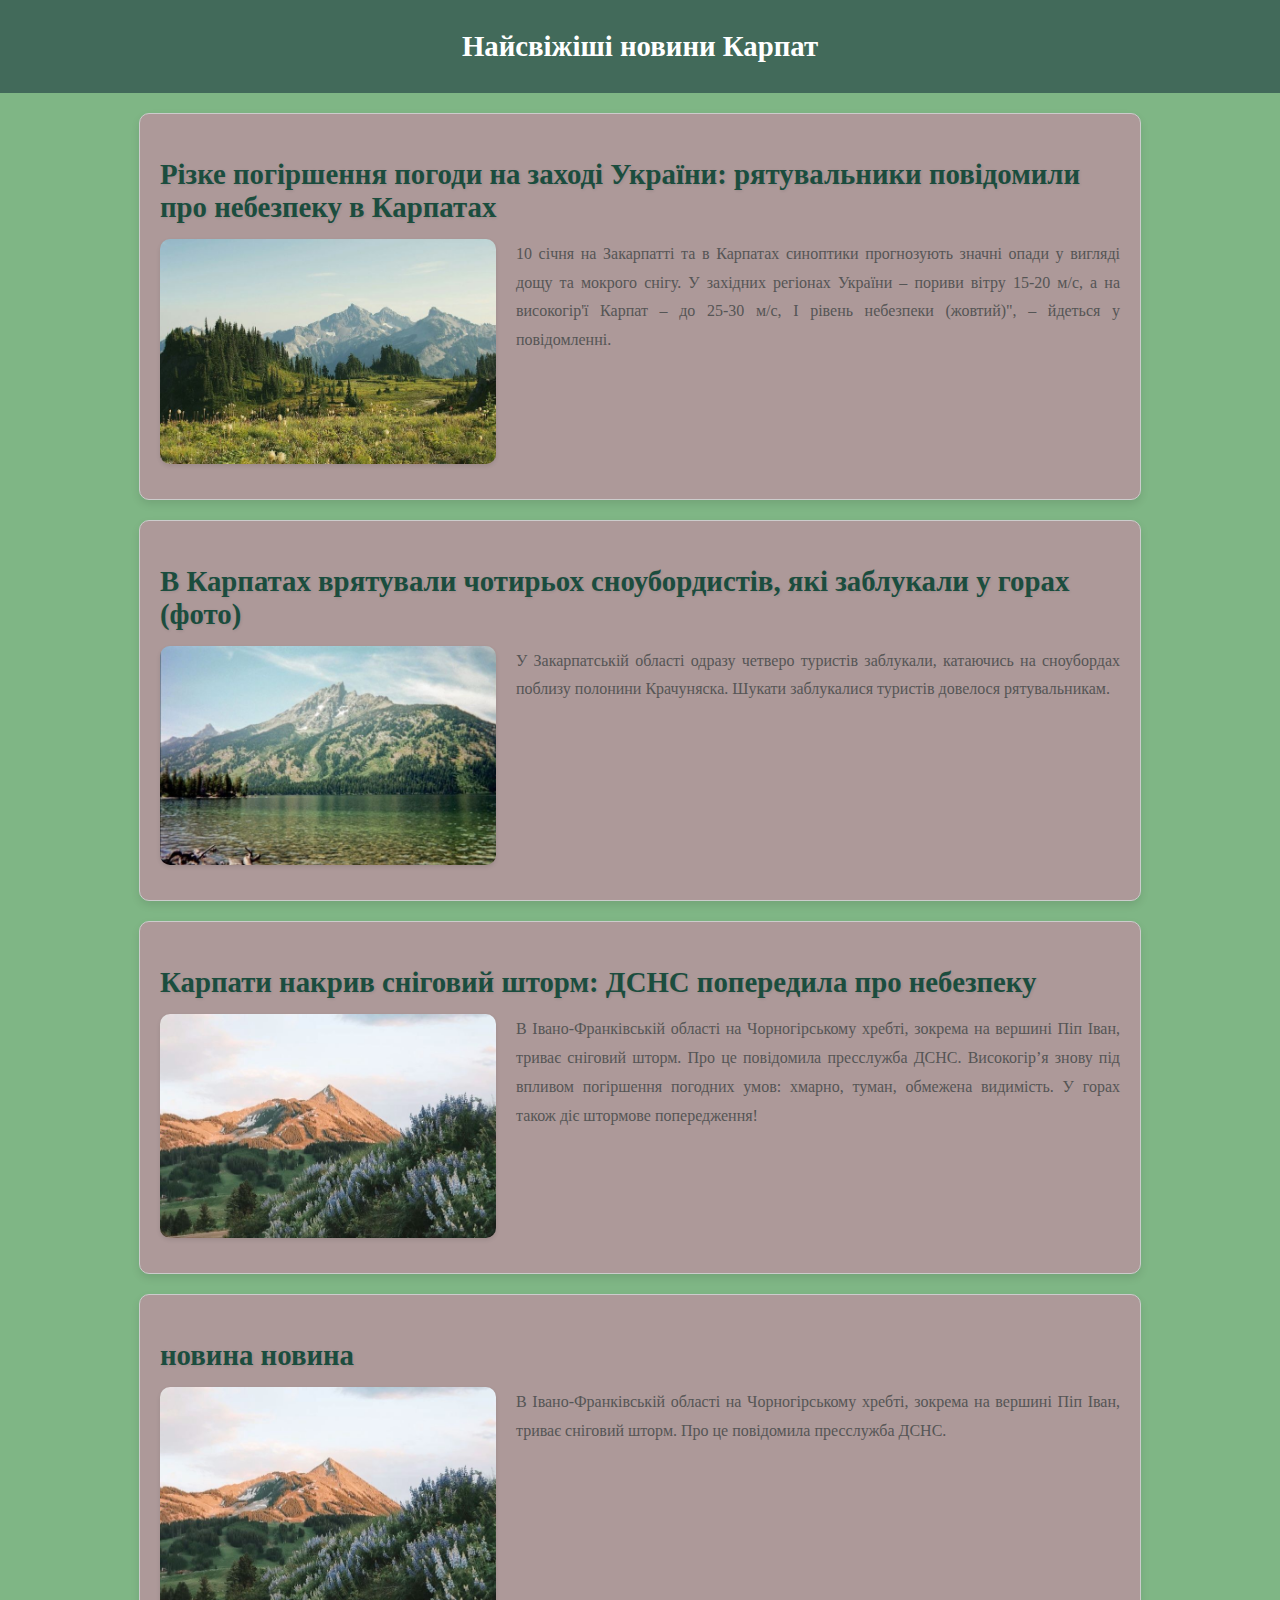
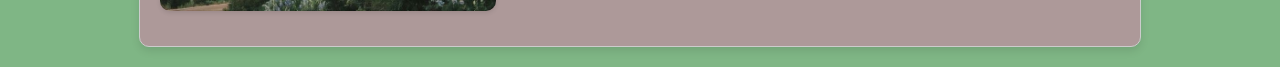
<file: ipz231_sko/index.html>
<!DOCTYPE html>
<html lang="en">
<head>
    <meta charset="UTF-8">
    <title>Зміна title</title>
    <link rel="stylesheet" href="style.css">
</head>
<body>
<header>Найсвіжіші новини Карпат</header>
<div class="news">
    <h2>Різке погіршення погоди на заході України: рятувальники повідомили про небезпеку в Карпатах</h2>
    <img class="mountains" src="images/mountain1.jpg" alt="Гори">
    <p>10 січня на Закарпатті та в Карпатах синоптики прогнозують значні опади у вигляді дощу та мокрого снігу. У західних регіонах України – пориви вітру 15-20 м/с, а на високогір'ї Карпат – до 25-30 м/с, I рівень небезпеки (жовтий)", – йдеться у повідомленні.</p>
</div>
<div class="news">
    <h2>В Карпатах врятували чотирьох сноубордистів, які заблукали у горах (фото)</h2>
    <img class="mountains" src="images/mountain2.jpg" alt="Гори">
    <p>У Закарпатській області одразу четверо туристів заблукали, катаючись на сноубордах поблизу полонини Крачуняска. Шукати заблукалися туристів довелося рятувальникам.</p>
</div>
<div class="news">
    <h2>Карпати накрив сніговий шторм: ДСНС попередила про небезпеку</h2>
    <img class="mountains" src="images/mountain3.jpg" alt="Гори">
    <p>В Івано-Франківській області на Чорногірському хребті, зокрема на вершині Піп Іван, триває сніговий шторм. Про це повідомила пресслужба ДСНС. Високогір’я знову під впливом погіршення погодних умов: хмарно, туман, обмежена видимість. У горах також діє штормове попередження!</p>
</div>
<div class="news">
    <h2>новина новина</h2>
    <img class="mountains" src="images/mountain3.jpg" alt="Гори">
    <p>В Івано-Франківській області на Чорногірському хребті, зокрема на вершині Піп Іван, триває сніговий шторм. Про це повідомила пресслужба ДСНС.</p>
</div>
</body>
</html>
</file>
<file: ipz231_sko/style.css>
body {
    font-family: 'Times New Roman', serif;
    margin: 0;
    padding: 0;
    background-color: #7FB685;
    color: #6C969D;
}
header {
    background-color: #426A5A;
    color: #fff;
    text-align: center;
    padding: 30px 0;
    font-size: 1.8em;
    font-weight: bold;
}
.news {
    background-color: #ad9999;
    margin: 20px auto;
    padding: 20px;
    border: 1px solid #ccc;
    border-radius: 10px;
    box-shadow: 0 4px 8px rgba(0, 0, 0, 0.1);
    width: 75%;
    overflow: hidden;
}

.news:hover {
    transform: scale(1.02);
    box-shadow: 0 6px 12px rgba(0, 0, 0, 0.15);
}
.news h2 {
    font-size: 1.8em;
    margin-bottom: 15px;
    color: #1b4d3e;
    text-shadow: 1px 1px 3px rgba(0, 0, 0, 0.1);
}

.news img {
    float: left;
    margin-right: 20px;
    margin-bottom: 15px;
    max-width: 35%;
    border-radius: 10px;
    box-shadow: 0 2px 4px rgba(0, 0, 0, 0.1);
}
.news p {
    text-align: justify;
    line-height: 1.8;
    color: #555;
}
</file>
